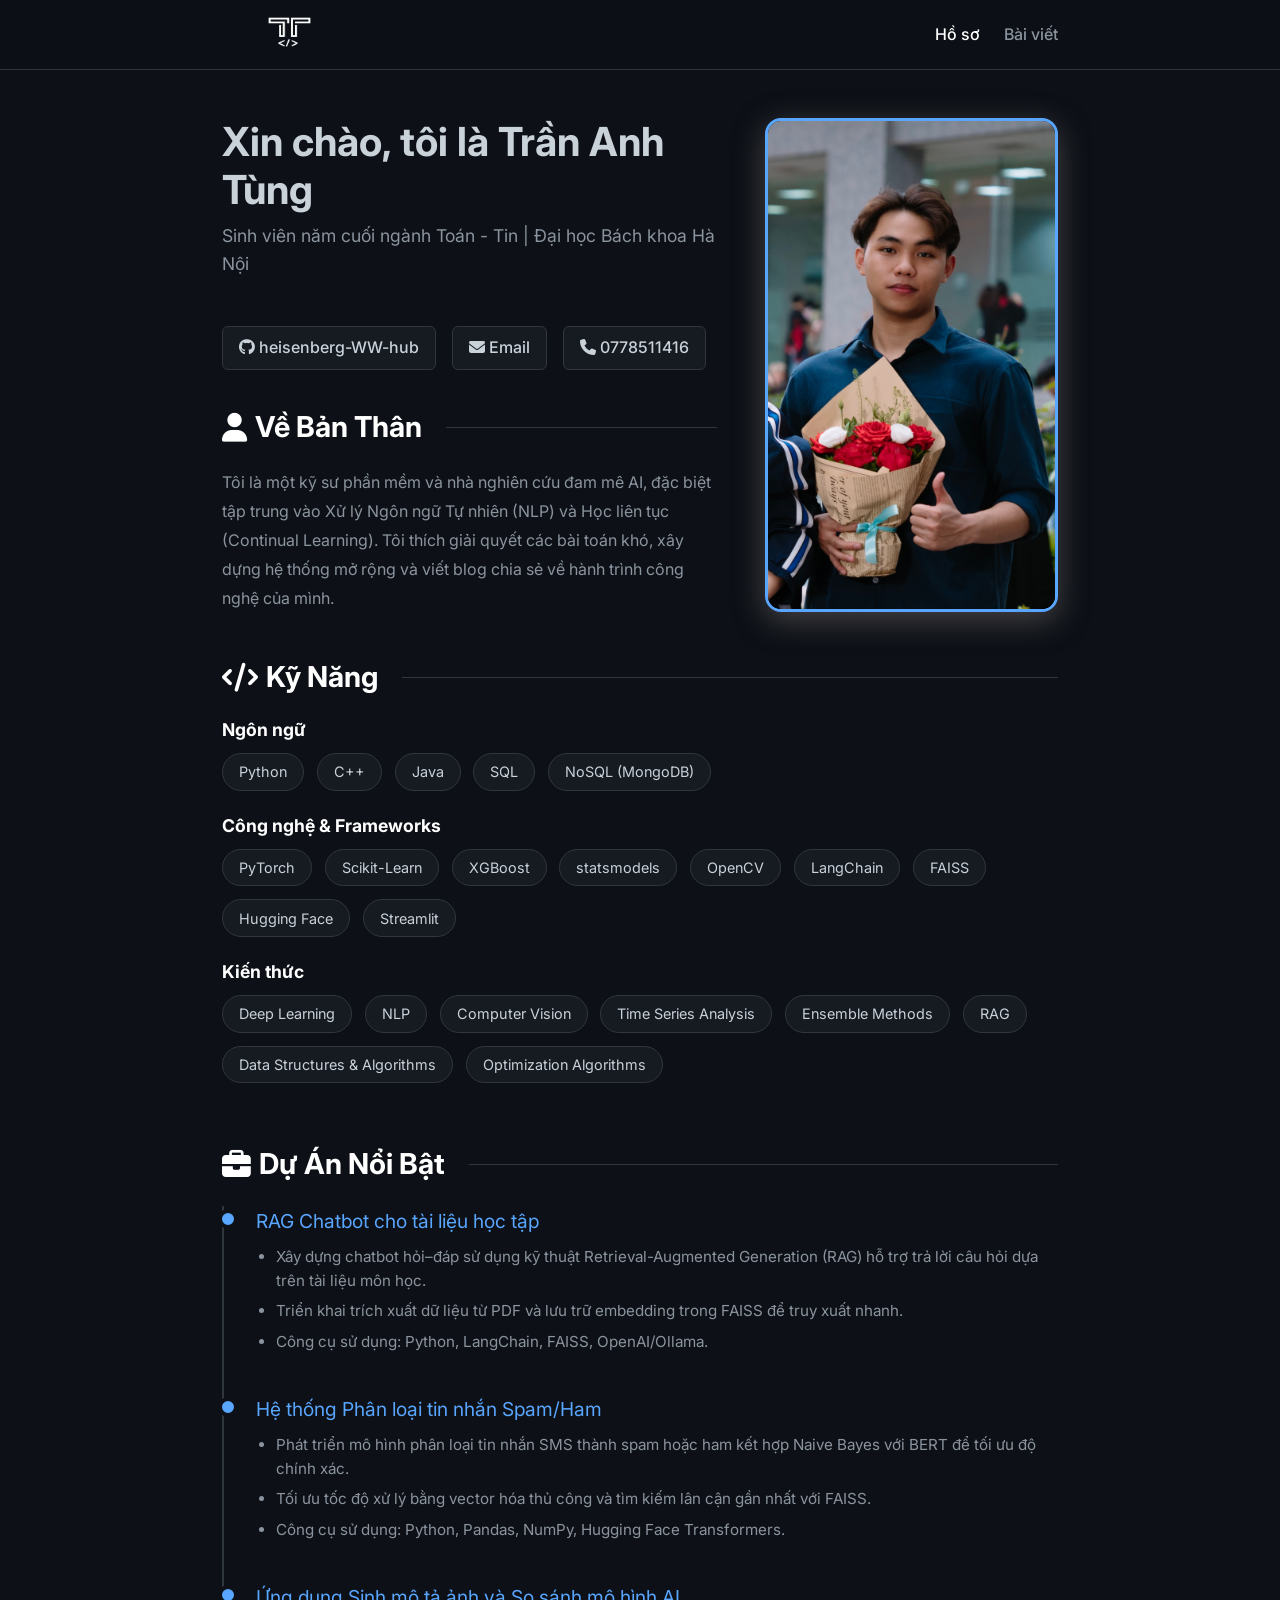
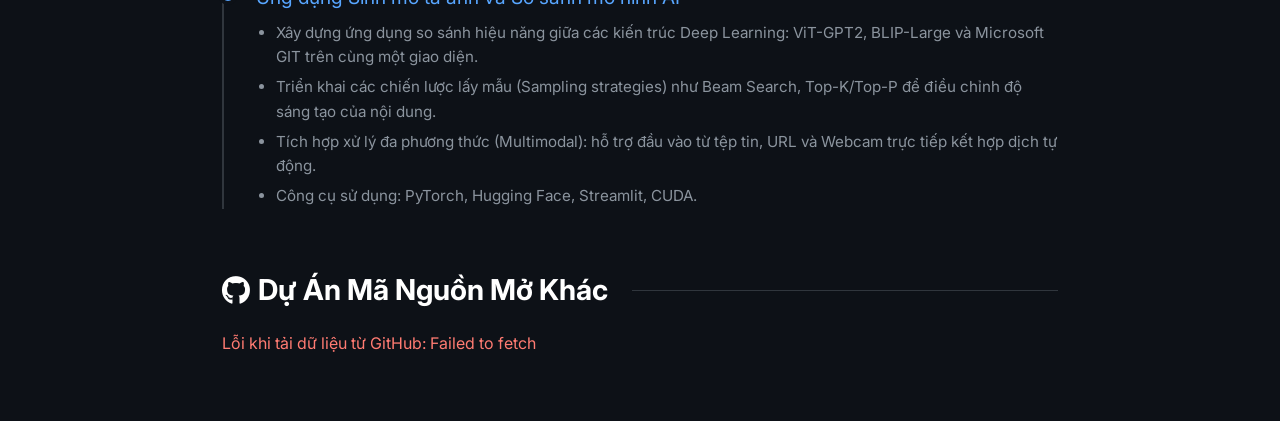
<file: index.html>
<!DOCTYPE html>
<html lang="vi">

<head>
  <meta charset="UTF-8" />
  <meta name="viewport" content="width=device-width, initial-scale=1.0" />
  <title>Tùng Trần Anh</title>
  <link rel="icon" type="image/png" href="assets/logo.png">
  <link href="https://fonts.googleapis.com/css2?family=Inter:wght@400;500;600;700&display=swap" rel="stylesheet">
  <link rel="stylesheet" href="style.css?v=4" />
  <link rel="stylesheet" href="https://cdnjs.cloudflare.com/ajax/libs/font-awesome/6.4.0/css/all.min.css">
</head>

<body>

  <nav class="navbar">
    <div class="nav-content">
      <a href="index.html" class="nav-logo"><img src="assets/logo.png" alt="Tùng Trần Anh" style="height: 90px; width: auto; display: block;"></a>
      <ul class="nav-links" style="display: flex; align-items: center;">
        <li><a href="index.html" class="active">Hồ sơ</a></li>
        <li><a href="blog.html">Bài viết</a></li>
      </ul>
    </div>
  </nav>

  <main>
    <section
      style="display: flex; align-items: stretch; justify-content: space-between; flex-wrap: wrap-reverse; gap: 3rem; margin-bottom: 3rem;">

      <!-- Cột Trái: Thông tin + Về bản thân -->
      <div style="flex: 1; min-width: 300px; display: flex; flex-direction: column; justify-content: center;">
        <h1 style="font-size: 2.5rem; margin-bottom: 0.5rem; color: var(--text-primary);">Xin chào, tôi là Trần Anh Tùng
        </h1>
        <p style="font-size: 1.1rem; color: var(--text-secondary); margin-bottom: 1.5rem;">Sinh viên năm cuối ngành Toán
          - Tin | Đại học Bách khoa Hà Nội</p>

        <div class="social-links" style="margin-bottom: 2.5rem;">
          <a href="https://github.com/heisenberg-WW-hub" target="_blank"><i class="fab fa-github"></i>
            heisenberg-WW-hub</a>
          <a href="mailto:trantung11062004@gmail.com"><i class="fas fa-envelope"></i> Email</a>
          <a href="tel:+84778511416"><i class="fas fa-phone"></i> 0778511416</a>
        </div>

        <h2 class="section-title"><i class="fas fa-user"></i> Về Bản Thân</h2>
        <p style="line-height: 1.8; color: var(--text-secondary);">Tôi là một kỹ sư phần mềm và nhà nghiên cứu đam mê
          AI, đặc biệt tập trung vào Xử lý Ngôn ngữ Tự nhiên (NLP) và Học liên tục (Continual Learning). Tôi thích giải
          quyết các bài toán khó, xây dựng hệ thống mở rộng và viết blog chia sẻ về hành trình công nghệ của mình.</p>
      </div>

      <!-- Cột Phải: Ảnh tràn full -->
      <div style="flex: 0 0 35%; min-width: 250px;">
        <img src="assets/avatar.jpg" alt="Trần Anh Tùng"
          style="width: 100%; height: 100%; object-fit: cover; border-radius: 16px; border: 3px solid var(--accent-color); box-shadow: 0 8px 30px rgba(125, 115, 115, 0.5); min-height: 350px;">
      </div>

    </section>

    <section>
      <h2 class="section-title"><i class="fas fa-code"></i> Kỹ Năng</h2>

      <h3 style="font-size: 1.1rem; margin-bottom: 0.8rem; color: #fff;">Ngôn ngữ</h3>
      <div class="skills-container" style="margin-bottom: 1.5rem;">
        <span class="skill-tag">Python</span>
        <span class="skill-tag">C++</span>
        <span class="skill-tag">Java</span>
        <span class="skill-tag">SQL</span>
        <span class="skill-tag">NoSQL (MongoDB)</span>
      </div>

      <h3 style="font-size: 1.1rem; margin-bottom: 0.8rem; color: #fff;">Công nghệ & Frameworks</h3>
      <div class="skills-container" style="margin-bottom: 1.5rem;">
        <span class="skill-tag">PyTorch</span>
        <span class="skill-tag">Scikit-Learn</span>
        <span class="skill-tag">XGBoost</span>
        <span class="skill-tag">statsmodels</span>
        <span class="skill-tag">OpenCV</span>
        <span class="skill-tag">LangChain</span>
        <span class="skill-tag">FAISS</span>
        <span class="skill-tag">Hugging Face</span>
        <span class="skill-tag">Streamlit</span>
      </div>

      <h3 style="font-size: 1.1rem; margin-bottom: 0.8rem; color: #fff;">Kiến thức</h3>
      <div class="skills-container">
        <span class="skill-tag">Deep Learning</span>
        <span class="skill-tag">NLP</span>
        <span class="skill-tag">Computer Vision</span>
        <span class="skill-tag">Time Series Analysis</span>
        <span class="skill-tag">Ensemble Methods</span>
        <span class="skill-tag">RAG</span>
        <span class="skill-tag">Data Structures & Algorithms</span>
        <span class="skill-tag">Optimization Algorithms</span>
      </div>
    </section>

    <section>
      <h2 class="section-title"><i class="fas fa-briefcase"></i> Dự Án Nổi Bật</h2>
      <div class="timeline">
        <div class="timeline-item">
          <div class="timeline-title"><a
              href="https://jennifer1907.github.io/Time-Series-Team-Hub/posts/module1/week-4/chat_bot/" target="_blank"
              style="color: var(--accent-color); text-decoration: none;">RAG Chatbot cho tài liệu học tập</a></div>
          <div class="timeline-desc">
            <ul style="margin-top: 8px; padding-left: 20px; color: var(--text-secondary); list-style-type: disc;">
              <li style="margin-bottom: 6px;">Xây dựng chatbot hỏi–đáp sử dụng kỹ thuật Retrieval-Augmented Generation
                (RAG) hỗ trợ trả lời câu hỏi dựa trên tài liệu môn học.</li>
              <li style="margin-bottom: 6px;">Triển khai trích xuất dữ liệu từ PDF và lưu trữ embedding trong FAISS để
                truy xuất nhanh.</li>
              <li>Công cụ sử dụng: Python, LangChain, FAISS, OpenAI/Ollama.</li>
            </ul>
          </div>
        </div>
        <div class="timeline-item">
          <div class="timeline-title"><a
              href="https://jennifer1907.github.io/Time-Series-Team-Hub/posts/module2/week-4/spam_ham_classifier/"
              target="_blank" style="color: var(--accent-color); text-decoration: none;">Hệ thống Phân loại tin nhắn
              Spam/Ham</a></div>
          <div class="timeline-desc">
            <ul style="margin-top: 8px; padding-left: 20px; color: var(--text-secondary); list-style-type: disc;">
              <li style="margin-bottom: 6px;">Phát triển mô hình phân loại tin nhắn SMS thành spam hoặc ham kết hợp
                Naive Bayes với BERT để tối ưu độ chính xác.</li>
              <li style="margin-bottom: 6px;">Tối ưu tốc độ xử lý bằng vector hóa thủ công và tìm kiếm lân cận gần nhất
                với FAISS.</li>
              <li>Công cụ sử dụng: Python, Pandas, NumPy, Hugging Face Transformers.</li>
            </ul>
          </div>
        </div>
        <div class="timeline-item">
          <div class="timeline-title"><a href="https://github.com/heisenberg-WW-hub/image-captioning-app"
              target="_blank" style="color: var(--accent-color); text-decoration: none;">Ứng dụng Sinh mô tả ảnh và So
              sánh mô hình AI</a></div>
          <div class="timeline-desc">
            <ul style="margin-top: 8px; padding-left: 20px; color: var(--text-secondary); list-style-type: disc;">
              <li style="margin-bottom: 6px;">Xây dựng ứng dụng so sánh hiệu năng giữa các kiến trúc Deep Learning:
                ViT-GPT2, BLIP-Large và Microsoft GIT trên cùng một giao diện.</li>
              <li style="margin-bottom: 6px;">Triển khai các chiến lược lấy mẫu (Sampling strategies) như Beam Search,
                Top-K/Top-P để điều chỉnh độ sáng tạo của nội dung.</li>
              <li style="margin-bottom: 6px;">Tích hợp xử lý đa phương thức (Multimodal): hỗ trợ đầu vào từ tệp tin, URL
                và Webcam trực tiếp kết hợp dịch tự động.</li>
              <li>Công cụ sử dụng: PyTorch, Hugging Face, Streamlit, CUDA.</li>
            </ul>
          </div>
        </div>
      </div>
    </section>

    <section>
      <h2 class="section-title"><i class="fab fa-github"></i> Dự Án Mã Nguồn Mở Khác</h2>
      <div class="grid" id="repo-list">
        <p style="color: var(--text-secondary);">Đang tải các dự án từ GitHub...</p>
      </div>
    </section>
  </main>

  <!-- <footer>
    <p>&copy; 2025 Tùng Trần. Được xây dựng thuần bằng HTML/CSS/JS.</p>
  </footer> -->

  <script src="script.js?v=4"></script>
</body>

</html>
</file>
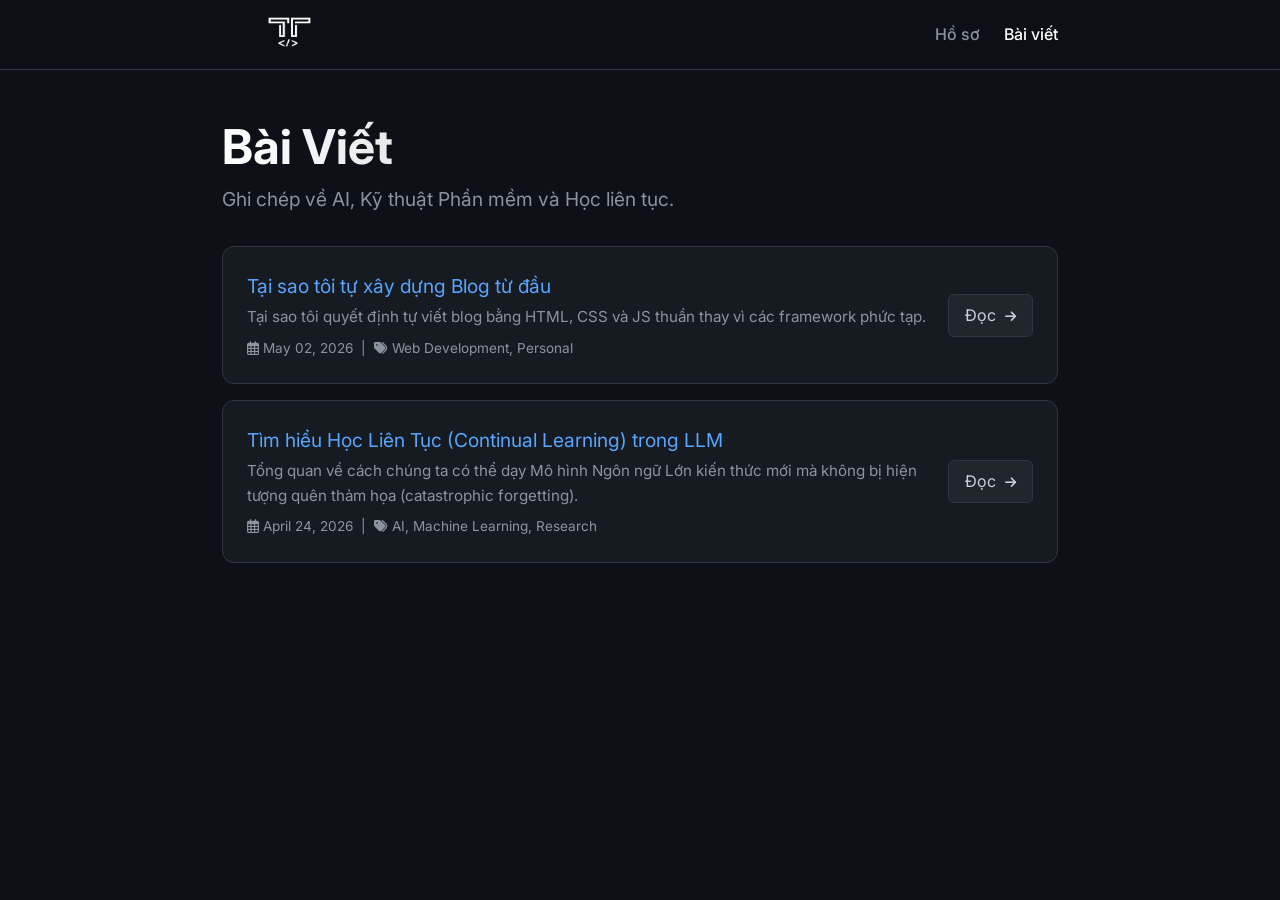
<file: blog.html>
<!DOCTYPE html>
<html lang="vi">

<head>
  <meta charset="UTF-8" />
  <meta name="viewport" content="width=device-width, initial-scale=1.0" />
  <title>Bài viết | Tùng Trần</title>
  <link rel="icon" type="image/png" href="assets/logo.png">
  <link href="https://fonts.googleapis.com/css2?family=Inter:wght@400;500;600;700&display=swap" rel="stylesheet">
  <link rel="stylesheet" href="style.css?v=4" />
  <link rel="stylesheet" href="https://cdnjs.cloudflare.com/ajax/libs/font-awesome/6.4.0/css/all.min.css">
</head>

<body>

  <nav class="navbar">
    <div class="nav-content">
      <a href="index.html" class="nav-logo"><img src="assets/logo.png" alt="Tùng Trần Anh" style="height: 90px; width: auto; display: block;"></a>
      <ul class="nav-links" style="display: flex; align-items: center;">
        <li><a href="index.html">Hồ sơ</a></li>
        <li><a href="blog.html" class="active">Bài viết</a></li>
      </ul>
    </div>
  </nav>

  <main>
    <section class="hero" style="margin-bottom: 2rem;">
      <h1>Bài Viết</h1>
      <p>Ghi chép về AI, Kỹ thuật Phần mềm và Học liên tục.</p>
    </section>

    <section>
      <div class="grid" id="blog-list" style="display: flex; flex-direction: column; gap: 1rem;">
        <!-- Blog posts will be loaded here via blog.js -->
        <p style="color: var(--text-secondary);">Đang tải bài viết...</p>
      </div>
    </section>
  </main>

  <!-- <footer>
    <p>&copy; 2025 Tùng Trần. Được xây dựng thuần bằng HTML/CSS/JS.</p>
  </footer> -->

  <script src="blog.js?v=4"></script>
</body>

</html>
</file>
<file: style.css>
:root {
  --bg-color: #0d1117;
  --surface-color: #161b22;
  --surface-hover: #21262d;
  --text-primary: #c9d1d9;
  --text-secondary: #8b949e;
  --accent-color: #58a6ff;
  --accent-glow: rgba(88, 166, 255, 0.4);
  --border-color: #30363d;
  --nav-height: 70px;
}

* {
  margin: 0;
  padding: 0;
  box-sizing: border-box;
}

body {
  font-family: 'Inter', system-ui, -apple-system, sans-serif;
  background-color: var(--bg-color);
  color: var(--text-primary);
  line-height: 1.6;
  -webkit-font-smoothing: antialiased;
}

/* Typography */
h1, h2, h3, h4 {
  color: #ffffff;
  font-weight: 700;
  line-height: 1.2;
}

a {
  color: var(--accent-color);
  text-decoration: none;
  transition: color 0.2s ease, text-shadow 0.2s ease;
}

a:hover {
  color: #79c0ff;
  text-shadow: 0 0 8px var(--accent-glow);
}

/* Navbar */
.navbar {
  position: fixed;
  top: 0;
  width: 100%;
  height: var(--nav-height);
  background: rgba(13, 17, 23, 0.8);
  backdrop-filter: blur(10px);
  -webkit-backdrop-filter: blur(10px);
  border-bottom: 1px solid var(--border-color);
  display: flex;
  justify-content: center;
  z-index: 1000;
}

.nav-content {
  width: 100%;
  max-width: 900px;
  display: flex;
  justify-content: space-between;
  align-items: center;
  padding: 0 2rem;
}

.nav-logo {
  font-size: 1.2rem;
  font-weight: 700;
  color: #fff;
  letter-spacing: 0.5px;
}

.nav-links {
  display: flex;
  gap: 1.5rem;
  list-style: none;
}

.nav-links a {
  color: var(--text-secondary);
  font-weight: 500;
}

.nav-links a:hover,
.nav-links a.active {
  color: #fff;
}

/* Main Layout */
main {
  max-width: 900px;
  margin: calc(var(--nav-height) + 3rem) auto 4rem;
  padding: 0 2rem;
}

/* Hero Section */
.hero {
  margin-bottom: 4rem;
  animation: fadeInDown 0.8s ease-out;
}

.hero h1 {
  font-size: 3rem;
  margin-bottom: 0.5rem;
  background: linear-gradient(90deg, #fff, #8b949e);
  -webkit-background-clip: text;
  -webkit-text-fill-color: transparent;
}

.hero p {
  font-size: 1.2rem;
  color: var(--text-secondary);
}

.social-links {
  margin-top: 1.5rem;
  display: flex;
  gap: 1rem;
}

.social-links a {
  display: inline-block;
  padding: 0.5rem 1rem;
  background: var(--surface-color);
  border: 1px solid var(--border-color);
  border-radius: 6px;
  color: var(--text-primary);
  font-weight: 500;
  transition: all 0.2s ease;
}

.social-links a:hover {
  background: var(--surface-hover);
  border-color: var(--accent-color);
  transform: translateY(-2px);
  box-shadow: 0 4px 12px rgba(0,0,0,0.5);
}

/* Sections */
section {
  margin-bottom: 4rem;
  animation: fadeInUp 0.8s ease-out backwards;
}

section:nth-child(2) { animation-delay: 0.2s; }
section:nth-child(3) { animation-delay: 0.4s; }
section:nth-child(4) { animation-delay: 0.6s; }

.section-title {
  font-size: 1.8rem;
  margin-bottom: 1.5rem;
  display: flex;
  align-items: center;
  gap: 0.5rem;
}

.section-title::after {
  content: '';
  flex: 1;
  height: 1px;
  background: var(--border-color);
  margin-left: 1rem;
}

/* Skills/Tags */
.skills-container {
  display: flex;
  flex-wrap: wrap;
  gap: 0.8rem;
}

.skill-tag {
  background: var(--surface-color);
  border: 1px solid var(--border-color);
  padding: 0.4rem 1rem;
  border-radius: 20px;
  font-size: 0.9rem;
  transition: all 0.2s;
}

.skill-tag:hover {
  border-color: var(--accent-color);
  color: var(--accent-color);
  background: rgba(88, 166, 255, 0.1);
}

/* Grid Layout for Projects and Posts */
.grid {
  display: grid;
  grid-template-columns: repeat(auto-fill, minmax(300px, 1fr));
  gap: 1.5rem;
}

/* Card Style */
.card {
  background: var(--surface-color);
  border: 1px solid var(--border-color);
  border-radius: 12px;
  padding: 1.5rem;
  transition: all 0.3s ease;
  display: flex;
  flex-direction: column;
}

.card:hover {
  transform: translateY(-4px);
  border-color: var(--accent-color);
  box-shadow: 0 8px 24px rgba(0,0,0,0.4);
}

.card-title {
  font-size: 1.2rem;
  margin-bottom: 0.5rem;
  display: flex;
  align-items: center;
  gap: 0.5rem;
}

.card-desc {
  color: var(--text-secondary);
  font-size: 0.95rem;
  flex: 1;
  margin-bottom: 1rem;
}

.card-footer {
  display: flex;
  justify-content: space-between;
  align-items: center;
  font-size: 0.85rem;
  color: var(--text-secondary);
}

.card-stats {
  display: flex;
  gap: 1rem;
}

.stat {
  display: flex;
  align-items: center;
  gap: 0.3rem;
}

/* Experience List */
.timeline {
  position: relative;
  padding-left: 2rem;
  border-left: 2px solid var(--border-color);
}

.timeline-item {
  position: relative;
  margin-bottom: 2.5rem;
}

.timeline-item::before {
  content: '';
  position: absolute;
  left: -2.35rem;
  top: 0.2rem;
  width: 12px;
  height: 12px;
  border-radius: 50%;
  background: var(--accent-color);
  border: 4px solid var(--bg-color);
}

.timeline-date {
  font-size: 0.85rem;
  color: var(--accent-color);
  margin-bottom: 0.3rem;
  font-weight: 600;
}

.timeline-title {
  font-size: 1.2rem;
  margin-bottom: 0.2rem;
  color: #fff;
}

.timeline-company {
  color: var(--text-secondary);
  font-weight: 500;
  margin-bottom: 0.8rem;
}

.timeline-desc {
  font-size: 0.95rem;
}

/* Footer */
footer {
  text-align: center;
  padding: 2rem;
  border-top: 1px solid var(--border-color);
  color: var(--text-secondary);
  font-size: 0.9rem;
}

/* Animations */
@keyframes fadeInUp {
  from { opacity: 0; transform: translateY(20px); }
  to { opacity: 1; transform: translateY(0); }
}

@keyframes fadeInDown {
  from { opacity: 0; transform: translateY(-20px); }
  to { opacity: 1; transform: translateY(0); }
}

/* Markdown Content Styling */
.markdown-content {
  animation: fadeInUp 0.5s ease-out;
}

.markdown-content h1, 
.markdown-content h2, 
.markdown-content h3 {
  margin-top: 2rem;
  margin-bottom: 1rem;
  padding-bottom: 0.5rem;
}

.markdown-content h1 { font-size: 2.5rem; border-bottom: 1px solid var(--border-color); }
.markdown-content h2 { font-size: 1.8rem; border-bottom: 1px solid var(--border-color); }
.markdown-content h3 { font-size: 1.4rem; }

.markdown-content p {
  margin-bottom: 1.2rem;
  font-size: 1.1rem;
}

.markdown-content a {
  text-decoration: underline;
  text-underline-offset: 4px;
}

.markdown-content ul, 
.markdown-content ol {
  margin-bottom: 1.2rem;
  padding-left: 1.5rem;
  font-size: 1.1rem;
}

.markdown-content li {
  margin-bottom: 0.5rem;
}

.markdown-content pre {
  background: var(--surface-color);
  border: 1px solid var(--border-color);
  padding: 1rem;
  border-radius: 8px;
  overflow-x: auto;
  margin-bottom: 1.5rem;
}

.markdown-content code {
  font-family: 'Fira Code', monospace;
  background: rgba(110, 118, 129, 0.4);
  padding: 0.2em 0.4em;
  border-radius: 4px;
  font-size: 0.9em;
}

.markdown-content pre code {
  background: transparent;
  padding: 0;
  border-radius: 0;
}

.markdown-content blockquote {
  border-left: 4px solid var(--accent-color);
  padding-left: 1rem;
  color: var(--text-secondary);
  font-style: italic;
  margin-bottom: 1.5rem;
}

.markdown-content img {
  max-width: 100%;
  border-radius: 8px;
  margin: 1rem 0;
}

/* Post Header */
.post-header {
  text-align: center;
  margin-bottom: 3rem;
  padding-bottom: 2rem;
  border-bottom: 1px solid var(--border-color);
}

.post-meta {
  color: var(--text-secondary);
  font-size: 0.95rem;
  margin-top: 1rem;
}

.back-link {
  display: inline-flex;
  align-items: center;
  gap: 0.5rem;
  margin-bottom: 2rem;
  color: var(--text-secondary);
}

.back-link:hover {
  color: #fff;
}

/* Language Toggle */
.lang-toggle {
  display: flex;
  align-items: center;
  background: var(--surface-color);
  border: 1px solid var(--border-color);
  border-radius: 20px;
  overflow: hidden;
  margin-left: 1rem;
}

.lang-btn {
  background: transparent;
  border: none;
  color: var(--text-secondary);
  padding: 0.3rem 0.6rem;
  font-size: 0.85rem;
  font-weight: 600;
  cursor: pointer;
  transition: all 0.2s;
}

.lang-btn:hover {
  color: #fff;
}

.lang-btn.active-lang {
  background: var(--accent-color);
  color: var(--bg-color);
}
</file>
